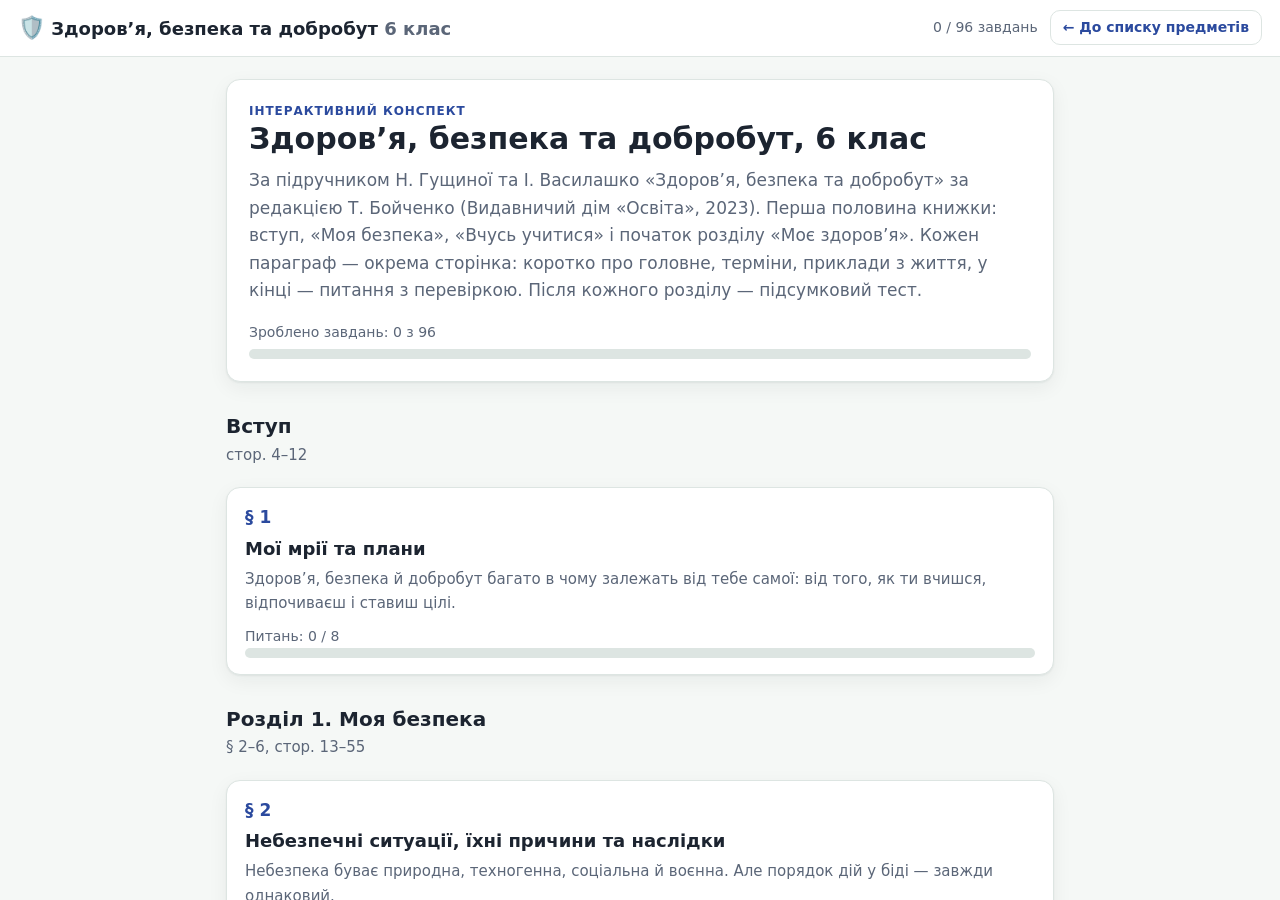
<file: index.html>
<!doctype html>
<meta charset="utf-8">
<meta http-equiv="refresh" content="0; url=course/index.html">
<title>Здоров’я, безпека та добробут 6 клас</title>
<a href="course/index.html">Відкрити курс</a>
</file>
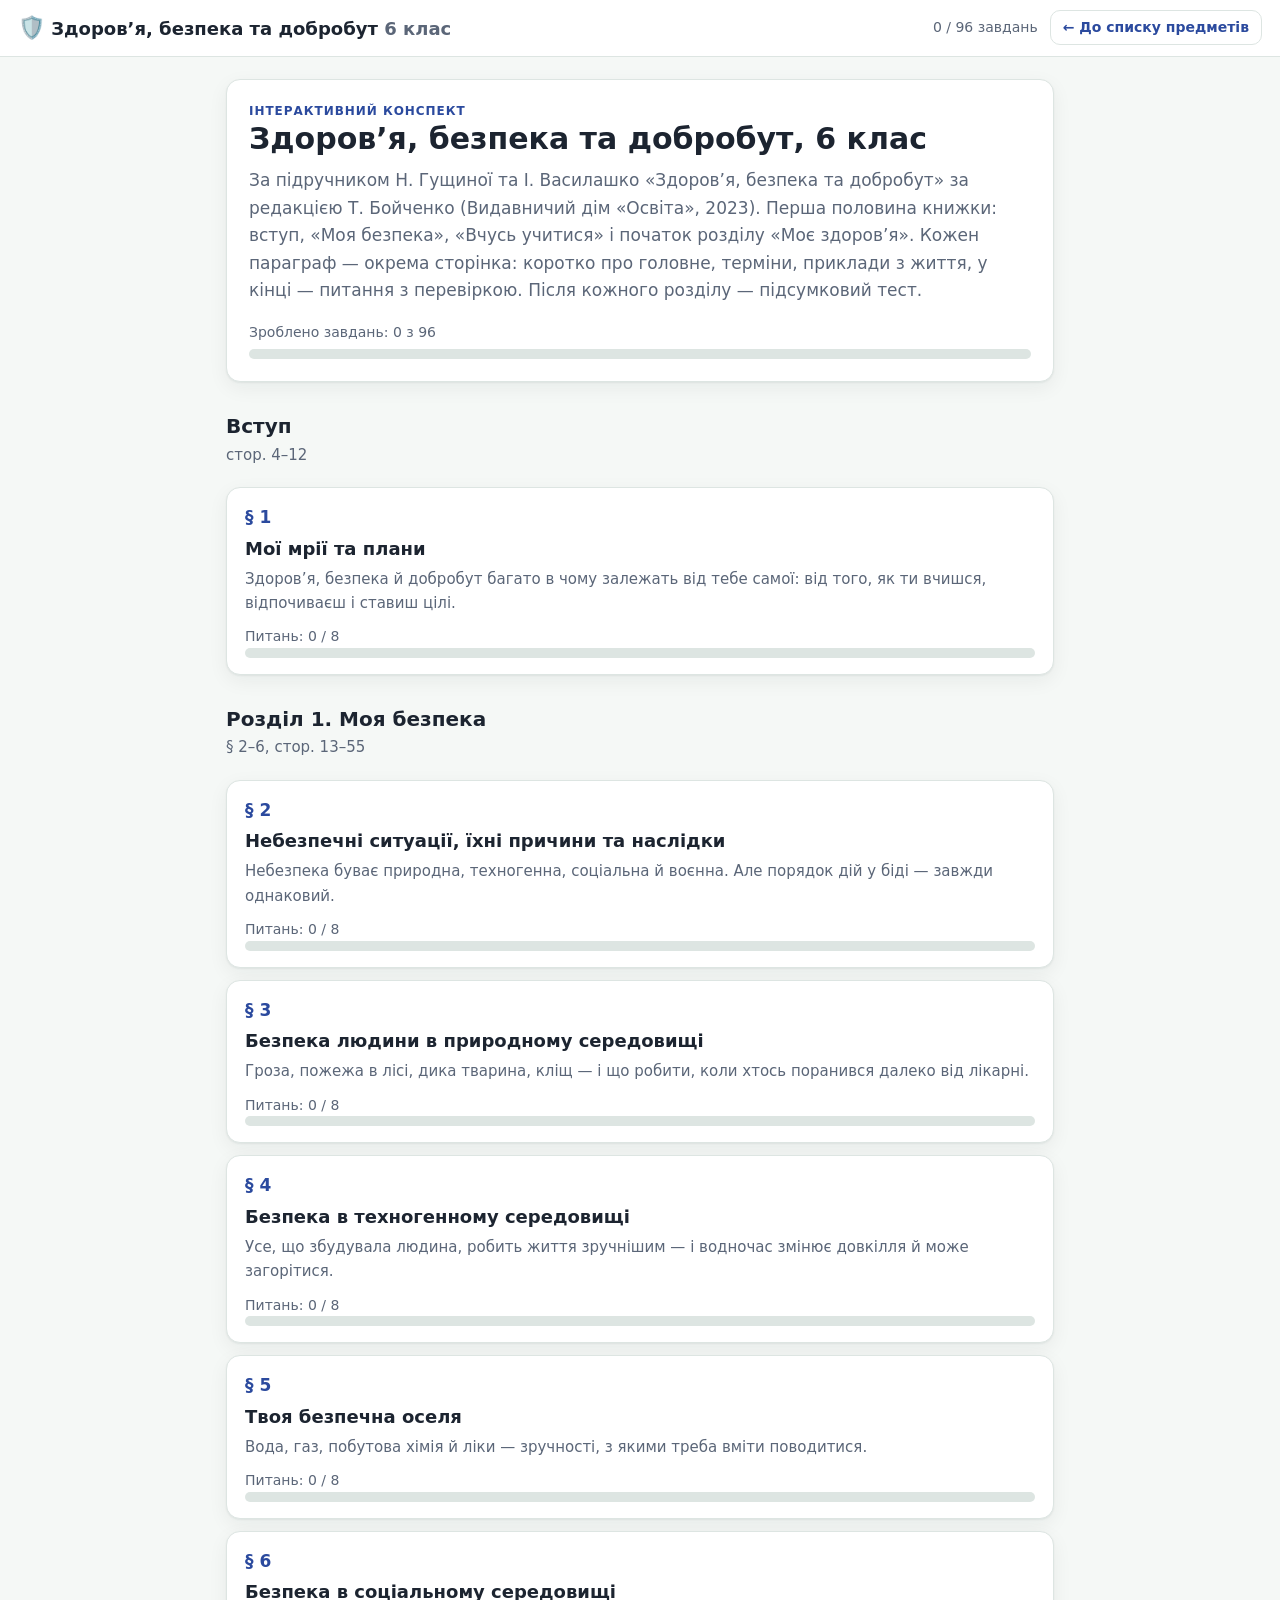
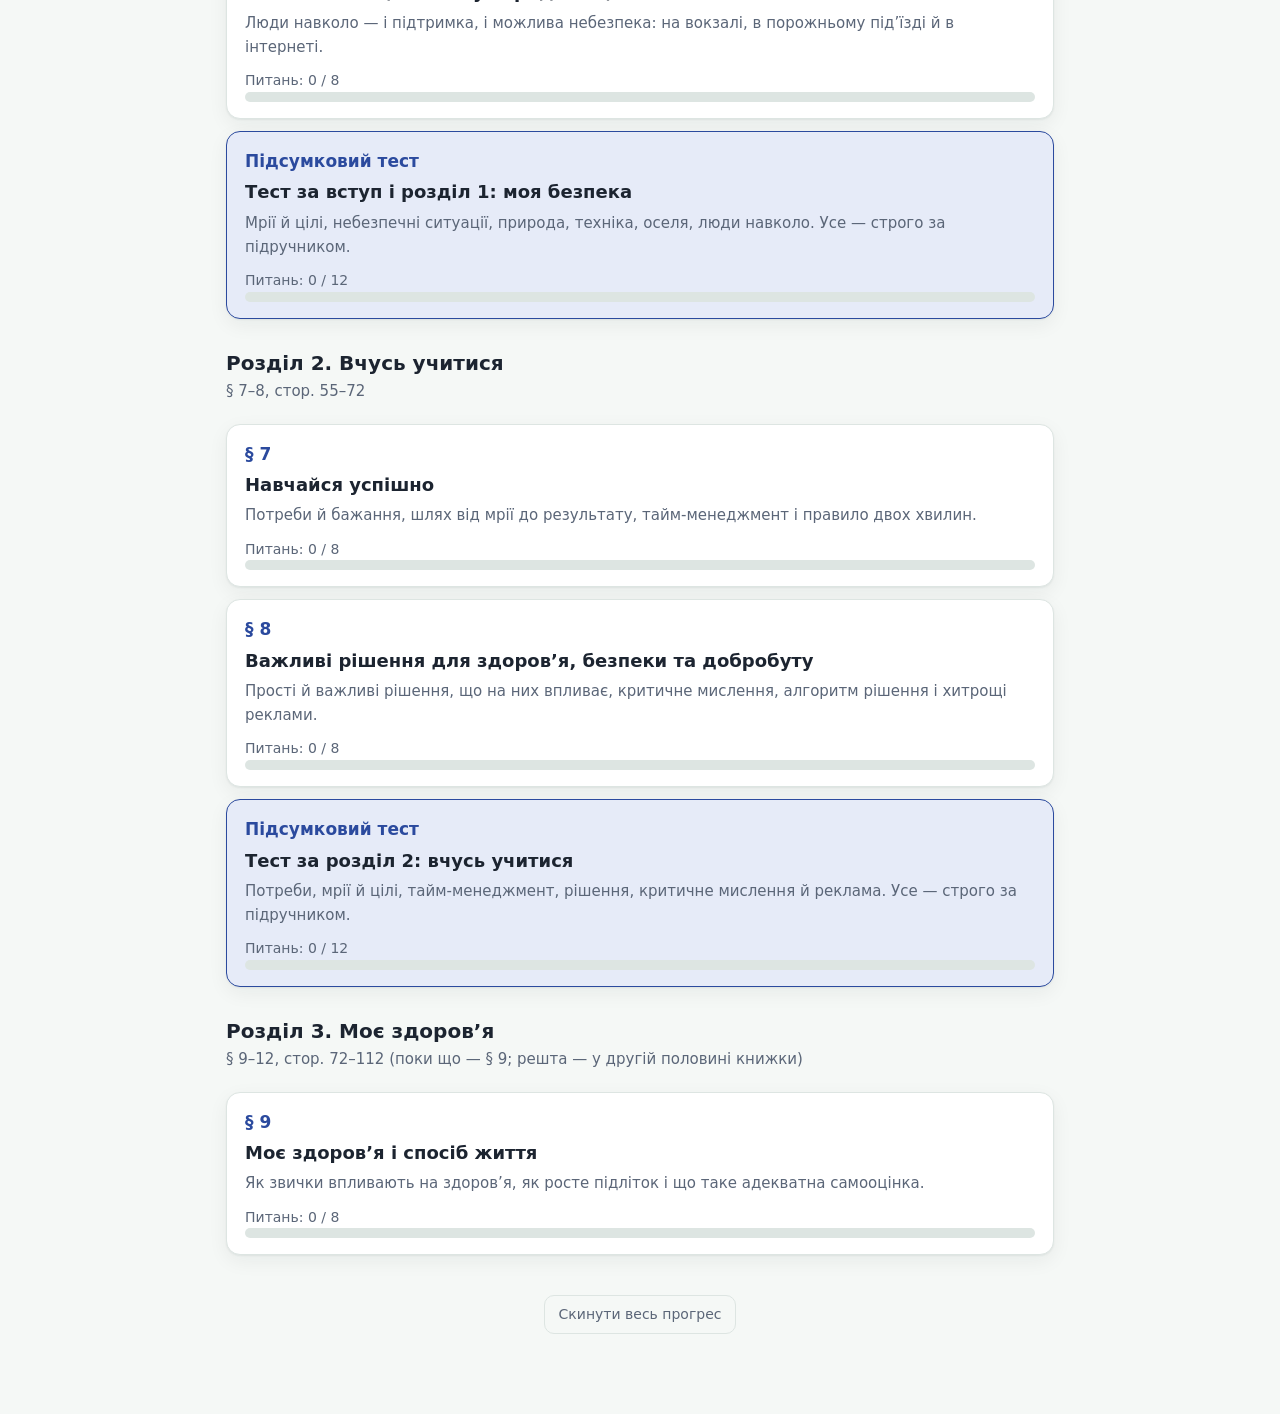
<file: course/index.html>
<!doctype html>
<html lang="uk">
<head>
  <meta charset="utf-8">
  <meta name="viewport" content="width=device-width, initial-scale=1">
  <title>Здоров’я, безпека та добробут 6 клас</title>
  <!-- Іконка вшита в сторінку: інакше браузер сам піде по /favicon.ico і зловить 404. -->
  <link rel="icon" href="data:image/svg+xml,%3Csvg xmlns='http://www.w3.org/2000/svg' viewBox='0 0 100 100'%3E%3Ctext y='.92em' font-size='92'%3E%F0%9F%9B%A1%EF%B8%8F%3C/text%3E%3C/svg%3E">
  <link rel="stylesheet" href="css/app.css">
</head>
<body>
  <header class="topbar">
    <a class="brand" href="#/"><span class="globe">🛡️</span> Здоров’я, безпека та добробут <span>6 клас</span></a>
    <span class="spacer"></span>
    <span class="bar-label" id="progressMini"></span>
    <!-- Усі курси Лізи зібрані на liza-school.github.io. Посилання абсолютне,
         щоб працювало і онлайн, і з file:// при подвійному кліку. -->
    <a class="subjects-link" href="https://liza-school.github.io/" title="До списку предметів">← <span class="full">До списку предметів</span><span class="short">Предмети</span></a>
  </header>

  <main id="app"></main>

  <script src="js/engine.js"></script>
  <script src="js/lessons/p01.js"></script>
  <script src="js/lessons/p02.js"></script>
  <script src="js/lessons/p03.js"></script>
  <script src="js/lessons/p04.js"></script>
  <script src="js/lessons/p05.js"></script>
  <script src="js/lessons/p06.js"></script>
  <script src="js/lessons/test1.js"></script>
  <script src="js/lessons/p07.js"></script>
  <script src="js/lessons/p08.js"></script>
  <script src="js/lessons/test2.js"></script>
  <script src="js/lessons/p09.js"></script>
  <script>COURSE.start();</script>
</body>
</html>
</file>
<file: course/css/app.css>
/* Здоров’я, безпека та добробут, 6 клас — інтерактивний конспект. Оформлення спільне з «Географією», «Природою» й «Зарубіжною літературою»; свій лише колір курсу. */

:root {
  --bg: #f5f8f6;
  --bg-soft: #ffffff;
  --text: #1c2430;
  --text-dim: #5b6678;
  --border: #dde5e2;
  --accent: #2b4a9e;
  --accent-soft: #e6ebf8;
  --green: #1e9e63;
  --green-soft: #e3f7ec;
  --red: #d64545;
  --red-soft: #fdeaea;
  --yellow: #b8860b;
  --yellow-soft: #fdf5dd;
  --blue: #2f6df6;
  --blue-soft: #e8efff;
  --local: #a8562b;
  --local-soft: #fbeee5;
  --game: #7b4fd8;
  --game-soft: #f0eaff;
  --potter: #8e2f4f;
  --potter-soft: #fdeaf0;
  --horse: #8a6d1f;
  --horse-soft: #f8f1d8;
  --radius: 14px;
  --shadow: 0 1px 2px rgba(20, 35, 30, .06), 0 6px 20px rgba(20, 35, 30, .06);
  --sans: "Segoe UI", Inter, system-ui, -apple-system, Roboto, sans-serif;
}

@media (prefers-color-scheme: dark) {
  :root {
    --bg: #141a19;
    --bg-soft: #1b2322;
    --text: #e8eeea;
    --text-dim: #a2aeb0;
    --border: #2b3533;
    --accent: #93abf0;
    --accent-soft: #1a2240;
    --green: #4bd18b;
    --green-soft: #16301f;
    --red: #ff7a7a;
    --red-soft: #331a1c;
    --yellow: #e3bb4c;
    --yellow-soft: #302a16;
    --blue: #6f9bff;
    --blue-soft: #1c2740;
    --local: #e0a271;
    --local-soft: #2b1e15;
    --game: #b699ff;
    --game-soft: #241d3c;
    --potter: #f09ab8;
    --potter-soft: #2e1420;
    --horse: #d8bb63;
    --horse-soft: #2a2415;
    --shadow: 0 1px 2px rgba(0, 0, 0, .3), 0 8px 24px rgba(0, 0, 0, .35);
  }
}

* { box-sizing: border-box; }

body {
  margin: 0;
  background: var(--bg);
  color: var(--text);
  font: 17px/1.62 var(--sans);
}

a { color: var(--accent); }

.topbar {
  position: sticky;
  top: 0;
  z-index: 5;
  display: flex;
  align-items: center;
  gap: 12px;
  padding: 10px 18px;
  background: var(--bg-soft);
  border-bottom: 1px solid var(--border);
}

.brand {
  font-weight: 700;
  text-decoration: none;
  color: var(--text);
  font-size: 18px;
}

.brand span { color: var(--text-dim); font-weight: 600; }
.brand .globe { font-size: 22px; }
.spacer { flex: 1; }
.bar-label { color: var(--text-dim); font-size: 14px; }

/* Кнопка «До списку предметів» у шапці. На вузькому екрані — коротший підпис. */
.subjects-link {
  font-size: 14px;
  font-weight: 600;
  color: var(--accent);
  text-decoration: none;
  white-space: nowrap;
  border: 1px solid var(--border);
  border-radius: 10px;
  padding: 5px 12px;
}

.subjects-link:hover { background: var(--accent-soft); border-color: var(--accent); }
.subjects-link .short { display: none; }

@media (max-width: 620px) {
  /* Бренд — першим рядком, прогрес і кнопка — другим, щоб назва не ламалась на три рядки. */
  .topbar { flex-wrap: wrap; row-gap: 6px; }
  .topbar .brand { flex-basis: 100%; }
  .topbar .spacer { display: none; }
  .subjects-link { margin-left: auto; }
  .subjects-link .full { display: none; }
  .subjects-link .short { display: inline; }
}

main {
  max-width: 860px;
  margin: 0 auto;
  padding: 22px 16px 80px;
}

h1 { font-size: 30px; margin: 0 0 6px; line-height: 1.2; }
h2 { font-size: 23px; margin: 28px 0 10px; }
h3 { font-size: 19px; margin: 18px 0 8px; }
p { margin: 10px 0; }
ul, ol { margin: 10px 0; padding-left: 24px; }
li { margin: 4px 0; }

.kicker {
  text-transform: uppercase;
  letter-spacing: .08em;
  font-size: 12px;
  font-weight: 700;
  color: var(--accent);
}

.lead { color: var(--text-dim); }

.hero {
  background: var(--bg-soft);
  border: 1px solid var(--border);
  border-radius: var(--radius);
  padding: 22px;
  box-shadow: var(--shadow);
}

.bar {
  position: relative;
  height: 10px;
  border-radius: 999px;
  background: var(--border);
  overflow: hidden;
}

.bar i {
  position: absolute;
  inset: 0 auto 0 0;
  background: var(--accent);
  border-radius: 999px;
  transition: width .3s;
}

.overall { margin-top: 16px; }
.overall .bar-label { display: block; margin-bottom: 6px; }

.cards { display: grid; gap: 12px; margin-top: 20px; }

.card {
  display: block;
  text-decoration: none;
  color: inherit;
  background: var(--bg-soft);
  border: 1px solid var(--border);
  border-radius: var(--radius);
  padding: 16px 18px;
  box-shadow: var(--shadow);
}

.card:hover { border-color: var(--accent); }
.card .num { color: var(--accent); font-weight: 700; }
.card .title { font-weight: 700; font-size: 18px; margin: 2px 0 4px; }
.card .sub { color: var(--text-dim); font-size: 15px; }
.card .stat { color: var(--text-dim); font-size: 14px; margin-top: 10px; }
.card.exam { border-color: var(--accent); background: var(--accent-soft); }

.goals {
  background: var(--accent-soft);
  border-radius: var(--radius);
  padding: 12px 18px;
  margin: 16px 0;
}

.goals b { display: block; margin-bottom: 4px; }

.block {
  background: var(--bg-soft);
  border: 1px solid var(--border);
  border-radius: var(--radius);
  padding: 4px 18px 14px;
  margin: 16px 0;
  box-shadow: var(--shadow);
}

.block.plain { background: none; border: none; box-shadow: none; padding: 0 2px; }

.block-head {
  display: flex;
  align-items: center;
  gap: 10px;
  padding: 12px 0 6px;
  font-weight: 700;
}

.tag {
  font-size: 11px;
  text-transform: uppercase;
  letter-spacing: .06em;
  padding: 3px 8px;
  border-radius: 999px;
  background: var(--accent-soft);
  color: var(--accent);
  font-weight: 700;
}

.done-mark { margin-left: auto; color: var(--green); font-weight: 700; }

.block.note { background: var(--yellow-soft); border-color: var(--yellow); }
.block.note .tag { background: var(--yellow); color: #fff; }
.block.cherkasy { background: var(--local-soft); border-color: var(--local); }
.block.cherkasy .tag { background: var(--local); color: #fff; }
.block.ukraine { background: var(--blue-soft); border-color: var(--blue); }
.block.ukraine .tag { background: var(--blue); color: #fff; }
.block.life { background: var(--green-soft); border-color: var(--green); }
.block.life .tag { background: var(--green); color: #fff; }
.block.game { background: var(--game-soft); border-color: var(--game); }
.block.game .tag { background: var(--game); color: #fff; }
.block.potter { background: var(--potter-soft); border-color: var(--potter); }
.block.potter .tag { background: var(--potter); color: #fff; }
.block.horse { background: var(--horse-soft); border-color: var(--horse); }
.block.horse .tag { background: var(--horse); color: #fff; }
.block.errata { background: var(--red-soft); border-color: var(--red); }
.block.errata .tag { background: var(--red); color: #fff; }

.errata-row { margin: 8px 0; }
.errata-row.book { color: var(--text-dim); }
.errata-row.truth b { color: var(--red); }
.errata-row.say b { color: var(--green); }

.figure { margin: 16px 0; }

.figure img {
  display: block;
  width: 100%;
  height: auto;
  border: 1px solid var(--border);
  border-radius: 10px;
  background: #fff;
}

.figure figcaption {
  color: var(--text-dim);
  font-size: 14px;
  margin-top: 6px;
}

.gallery { display: grid; gap: 12px; margin: 16px 0; }
.gallery .figure { margin: 0; }
.gallery.cols2 { grid-template-columns: repeat(2, 1fr); }
.gallery.cols3 { grid-template-columns: repeat(3, 1fr); }

@media (max-width: 620px) {
  .gallery.cols2,
  .gallery.cols3 { grid-template-columns: 1fr; }
}

.block .figure { margin: 12px 0 4px; }
.block.summary { background: var(--accent-soft); border-color: var(--accent); }

.terms { width: 100%; border-collapse: collapse; margin: 8px 0; }
.terms td { border-top: 1px solid var(--border); padding: 8px 6px; vertical-align: top; }
.terms td:first-child { font-weight: 700; width: 34%; }

/* Перелік Міжнародних років ООН: рік вузькою колонкою, назва — рештою. */
.years { width: 100%; border-collapse: collapse; margin: 8px 0; }
.years td { border-top: 1px solid var(--border); padding: 5px 6px; vertical-align: top; }
.years td:first-child { font-weight: 700; width: 4.5em; color: var(--accent); }

.book-wording {
  display: block;
  margin-top: 4px;
  font-size: 14px;
  font-style: italic;
  color: var(--text-dim);
}

details { margin: 8px 0; }
summary { cursor: pointer; color: var(--accent); font-weight: 600; }

.options { display: grid; gap: 8px; margin: 10px 0; }

.option {
  display: flex;
  align-items: flex-start;
  gap: 10px;
  text-align: left;
  font: inherit;
  color: inherit;
  background: var(--bg);
  border: 1px solid var(--border);
  border-radius: 10px;
  padding: 10px 12px;
  cursor: pointer;
}

.option:hover { border-color: var(--accent); }
.option .letter { font-weight: 700; color: var(--text-dim); }
.option.right { background: var(--green-soft); border-color: var(--green); }
.option.wrong { background: var(--red-soft); border-color: var(--red); }
.option.picked { border-color: var(--accent); background: var(--accent-soft); }
.option.picked .letter { color: var(--accent); }

.chips { display: flex; flex-wrap: wrap; gap: 8px; margin: 10px 0; }

.chip {
  font: inherit;
  color: inherit;
  background: var(--bg);
  border: 1px solid var(--border);
  border-radius: 999px;
  padding: 6px 14px;
  cursor: pointer;
}

.chip:hover { border-color: var(--accent); }
.chip.used { opacity: .35; pointer-events: none; }
.chip.right { background: var(--green-soft); border-color: var(--green); }
.chip.wrong { background: var(--red-soft); border-color: var(--red); }

.slots { display: grid; gap: 6px; margin: 10px 0; }
.slot { border: 1px dashed var(--border); border-radius: 10px; padding: 8px 12px; color: var(--text-dim); }
.slot.filled { border-style: solid; color: var(--text); }

.answer-input {
  font: inherit;
  color: inherit;
  background: var(--bg);
  border: 1px solid var(--border);
  border-radius: 10px;
  padding: 9px 12px;
  width: 100%;
  max-width: 360px;
}

.toolbar { display: flex; flex-wrap: wrap; gap: 8px; margin: 10px 0 4px; }

.btn {
  font: inherit;
  font-weight: 600;
  border: 1px solid var(--accent);
  background: var(--accent);
  color: #fff;
  border-radius: 10px;
  padding: 8px 16px;
  cursor: pointer;
}

.btn.flat { background: none; color: var(--accent); }
.btn:disabled { opacity: .5; cursor: default; }

.ghost-btn {
  font: inherit;
  border: 1px solid var(--border);
  background: none;
  color: var(--text-dim);
  border-radius: 10px;
  padding: 7px 14px;
  cursor: pointer;
  text-decoration: none;
}

.verdict { margin-top: 8px; min-height: 22px; font-size: 16px; }
.verdict.ok { color: var(--green); font-weight: 600; }
.verdict.no { color: var(--red); }

.navrow { display: flex; justify-content: space-between; gap: 12px; margin-top: 30px; }

.score {
  background: var(--bg-soft);
  border: 1px solid var(--border);
  border-radius: var(--radius);
  padding: 14px 18px;
  margin: 18px 0;
  box-shadow: var(--shadow);
}

footer.page-foot { color: var(--text-dim); font-size: 14px; margin-top: 40px; text-align: center; }

/* Головна літератури: картки згруповані за розділами підручника. */
.group-title { font-size: 20px; margin: 28px 0 0; }
.group-title small { display: block; color: var(--text-dim); font-size: 15px; font-weight: 400; }
</file>
